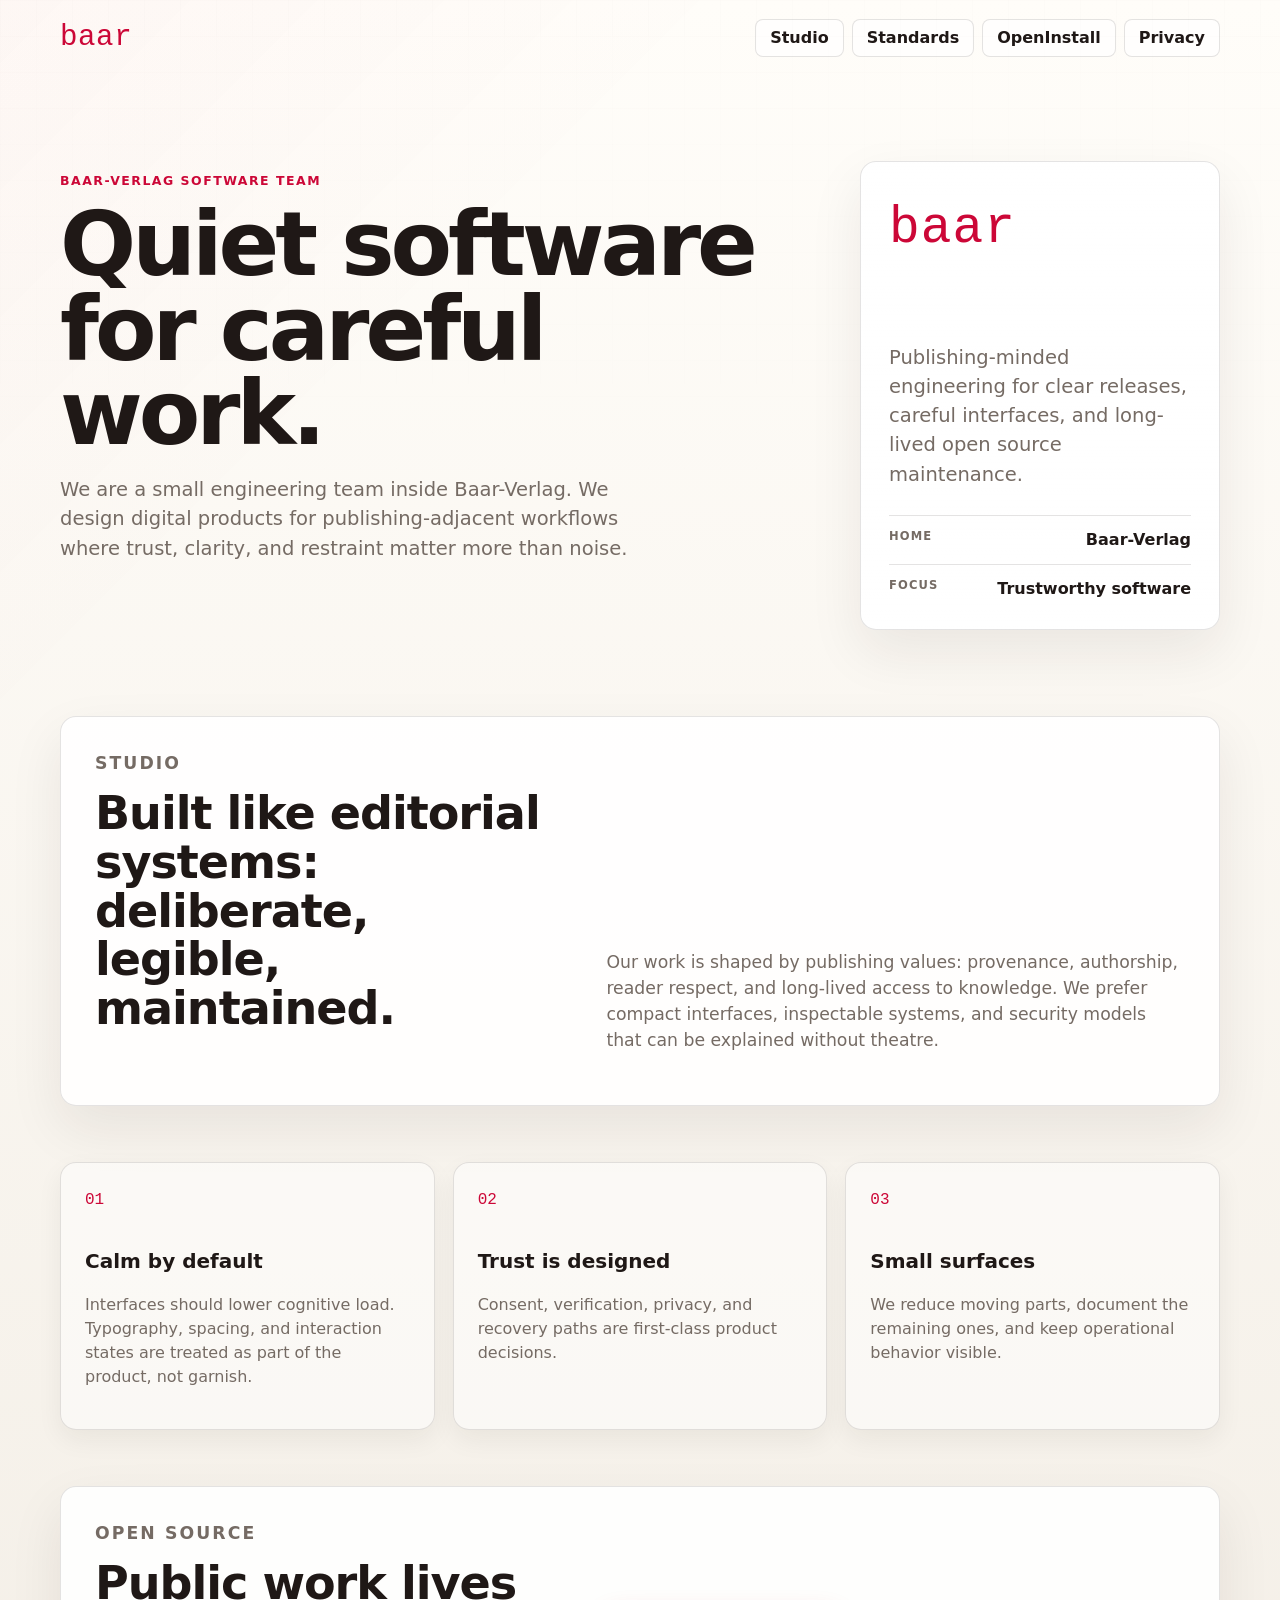
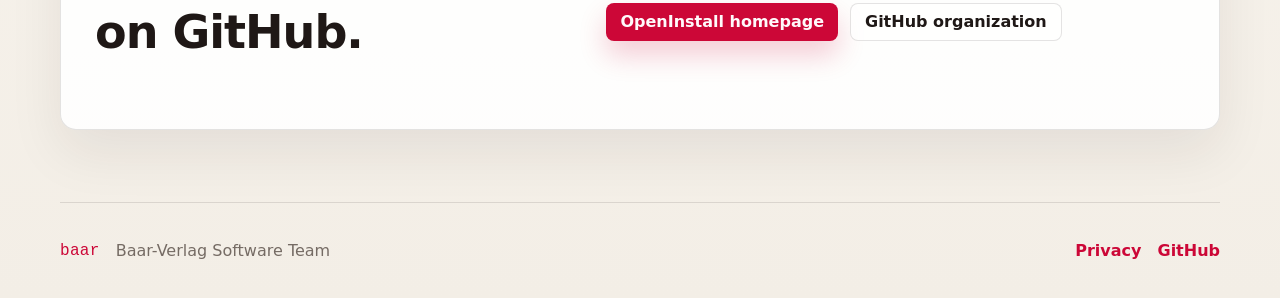
<file: index.html>
<!doctype html>
<html lang="en">
  <head>
    <meta charset="utf-8" />
    <meta name="viewport" content="width=device-width, initial-scale=1" />
    <meta name="color-scheme" content="light" />
    <meta name="theme-color" content="#f7f2e8" />
    <meta
      name="description"
      content="Baar-Verlag Software Team is a small product engineering group building calm, trustworthy software for publishing workflows."
    />
    <meta property="og:title" content="Baar-Verlag Software Team" />
    <meta
      property="og:description"
      content="Calm, trustworthy software from a publishing-minded engineering team."
    />
    <meta property="og:type" content="website" />
    <title>Baar-Verlag Software Team</title>
    <link rel="icon" href="assets/baar-icon.png" />
    <link rel="stylesheet" href="styles.css" />
  </head>
  <body>
    <header class="site-header">
      <a class="brand" href="/" aria-label="Baar-Verlag Software Team home">
        <span class="wordmark">baar</span>
      </a>
      <nav aria-label="Primary navigation">
        <a href="#studio">Studio</a>
        <a href="#standards">Standards</a>
        <a href="openinstall/">OpenInstall</a>
        <a href="privacy.html">Privacy</a>
      </nav>
    </header>

    <main>
      <section class="brand-hero">
        <div class="brand-hero-inner">
          <p class="eyebrow">Baar-Verlag Software Team</p>
          <h1>Quiet software for careful work.</h1>
          <p>
            We are a small engineering team inside Baar-Verlag. We design
            digital products for publishing-adjacent workflows where trust,
            clarity, and restraint matter more than noise.
          </p>
        </div>
        <div class="brand-note" aria-label="Baar-Verlag software principles">
          <span class="wordmark">baar</span>
          <p>Publishing-minded engineering for clear releases, careful interfaces, and long-lived open source maintenance.</p>
          <dl>
            <div>
              <dt>Home</dt>
              <dd>Baar-Verlag</dd>
            </div>
            <div>
              <dt>Focus</dt>
              <dd>Trustworthy software</dd>
            </div>
          </dl>
        </div>
      </section>

      <section id="studio" class="studio-panel">
        <div>
          <p class="eyebrow">Studio</p>
          <h2>Built like editorial systems: deliberate, legible, maintained.</h2>
        </div>
        <p>
          Our work is shaped by publishing values: provenance, authorship,
          reader respect, and long-lived access to knowledge. We prefer compact
          interfaces, inspectable systems, and security models that can be
          explained without theatre.
        </p>
      </section>

      <section id="standards" class="standards-grid">
        <article>
          <span>01</span>
          <h3>Calm by default</h3>
          <p>
            Interfaces should lower cognitive load. Typography, spacing, and
            interaction states are treated as part of the product, not garnish.
          </p>
        </article>
        <article>
          <span>02</span>
          <h3>Trust is designed</h3>
          <p>
            Consent, verification, privacy, and recovery paths are first-class
            product decisions.
          </p>
        </article>
        <article>
          <span>03</span>
          <h3>Small surfaces</h3>
          <p>
            We reduce moving parts, document the remaining ones, and keep
            operational behavior visible.
          </p>
        </article>
      </section>

      <section class="contact-band">
        <div>
          <p class="eyebrow">Open Source</p>
          <h2>Public work lives on GitHub.</h2>
        </div>
        <div class="hero-actions">
          <a class="primary-button" href="openinstall/">OpenInstall homepage</a>
          <a class="ghost-button" href="https://github.com/baar-Software">GitHub organization</a>
        </div>
      </section>
    </main>

    <footer class="site-footer">
      <span class="wordmark">baar</span>
      <span>Baar-Verlag Software Team</span>
      <a href="privacy.html">Privacy</a>
      <a href="https://github.com/baar-Software">GitHub</a>
    </footer>
  </body>
</html>
</file>
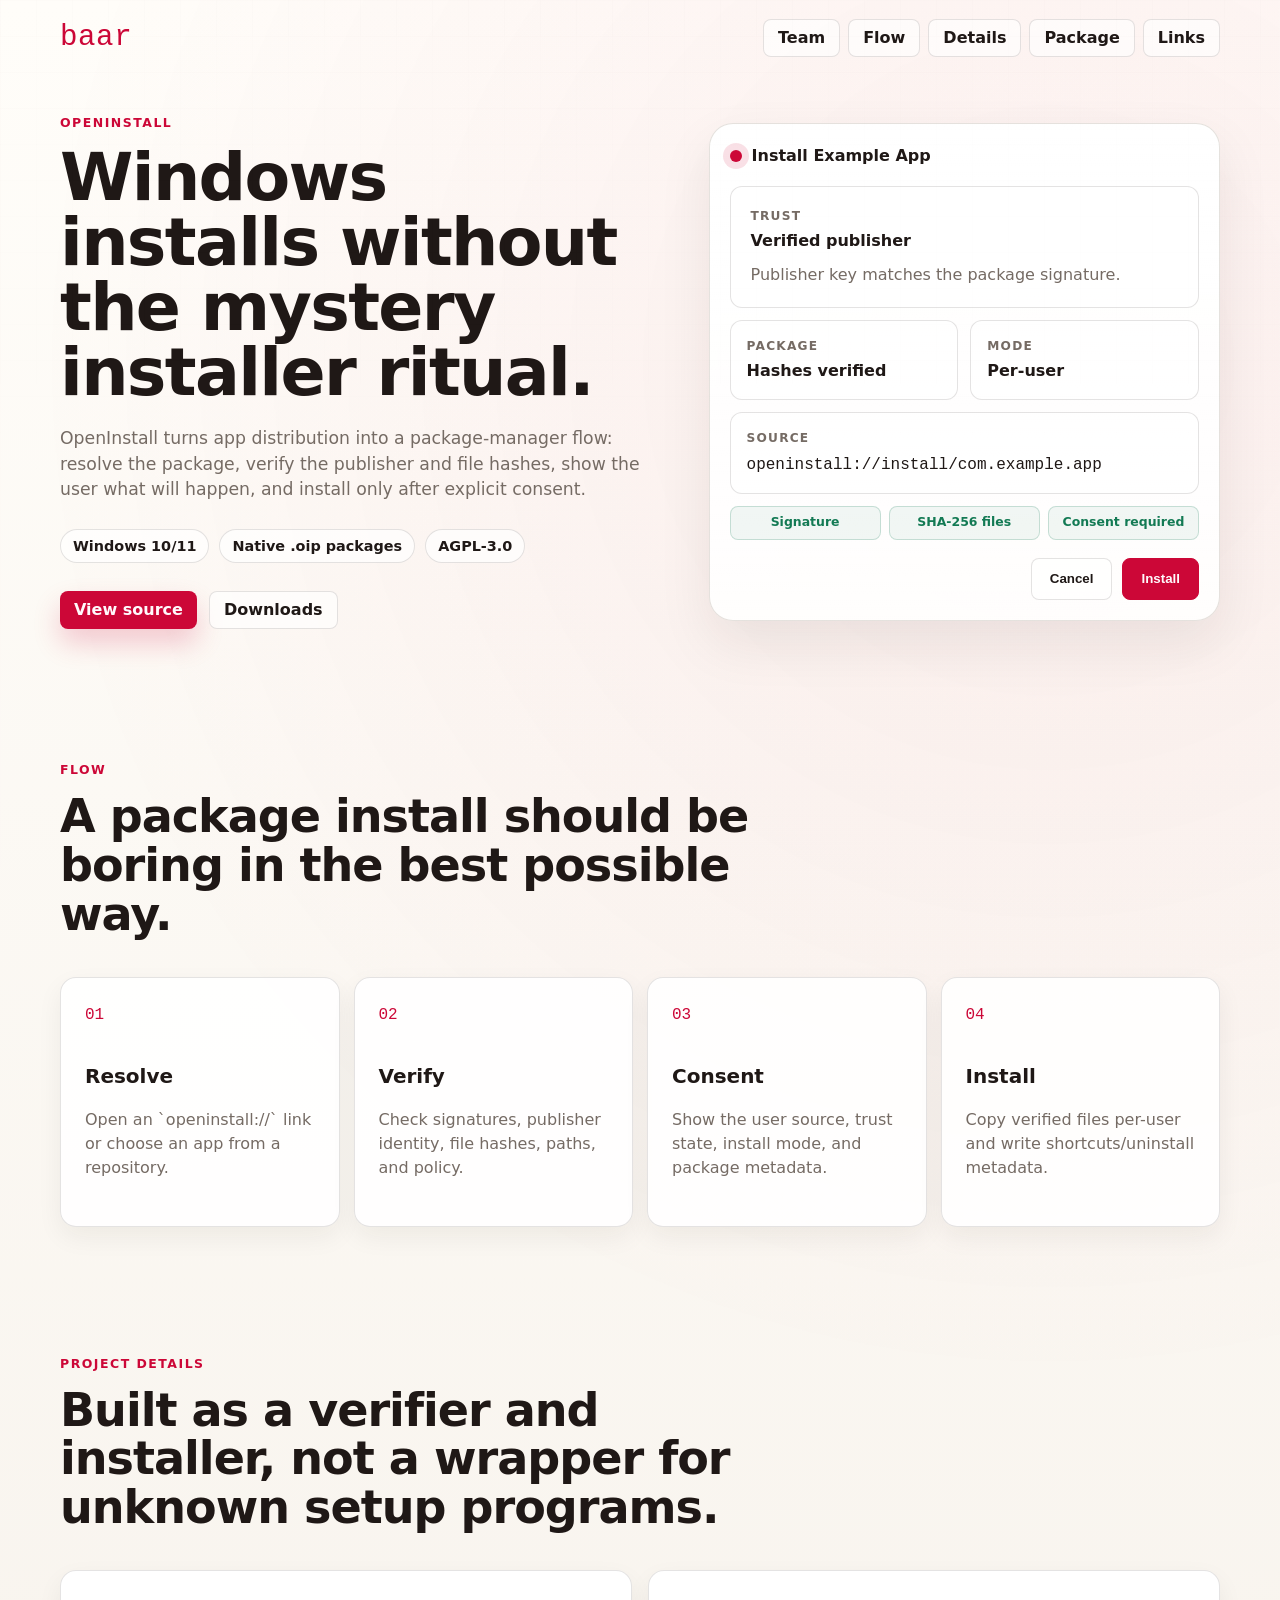
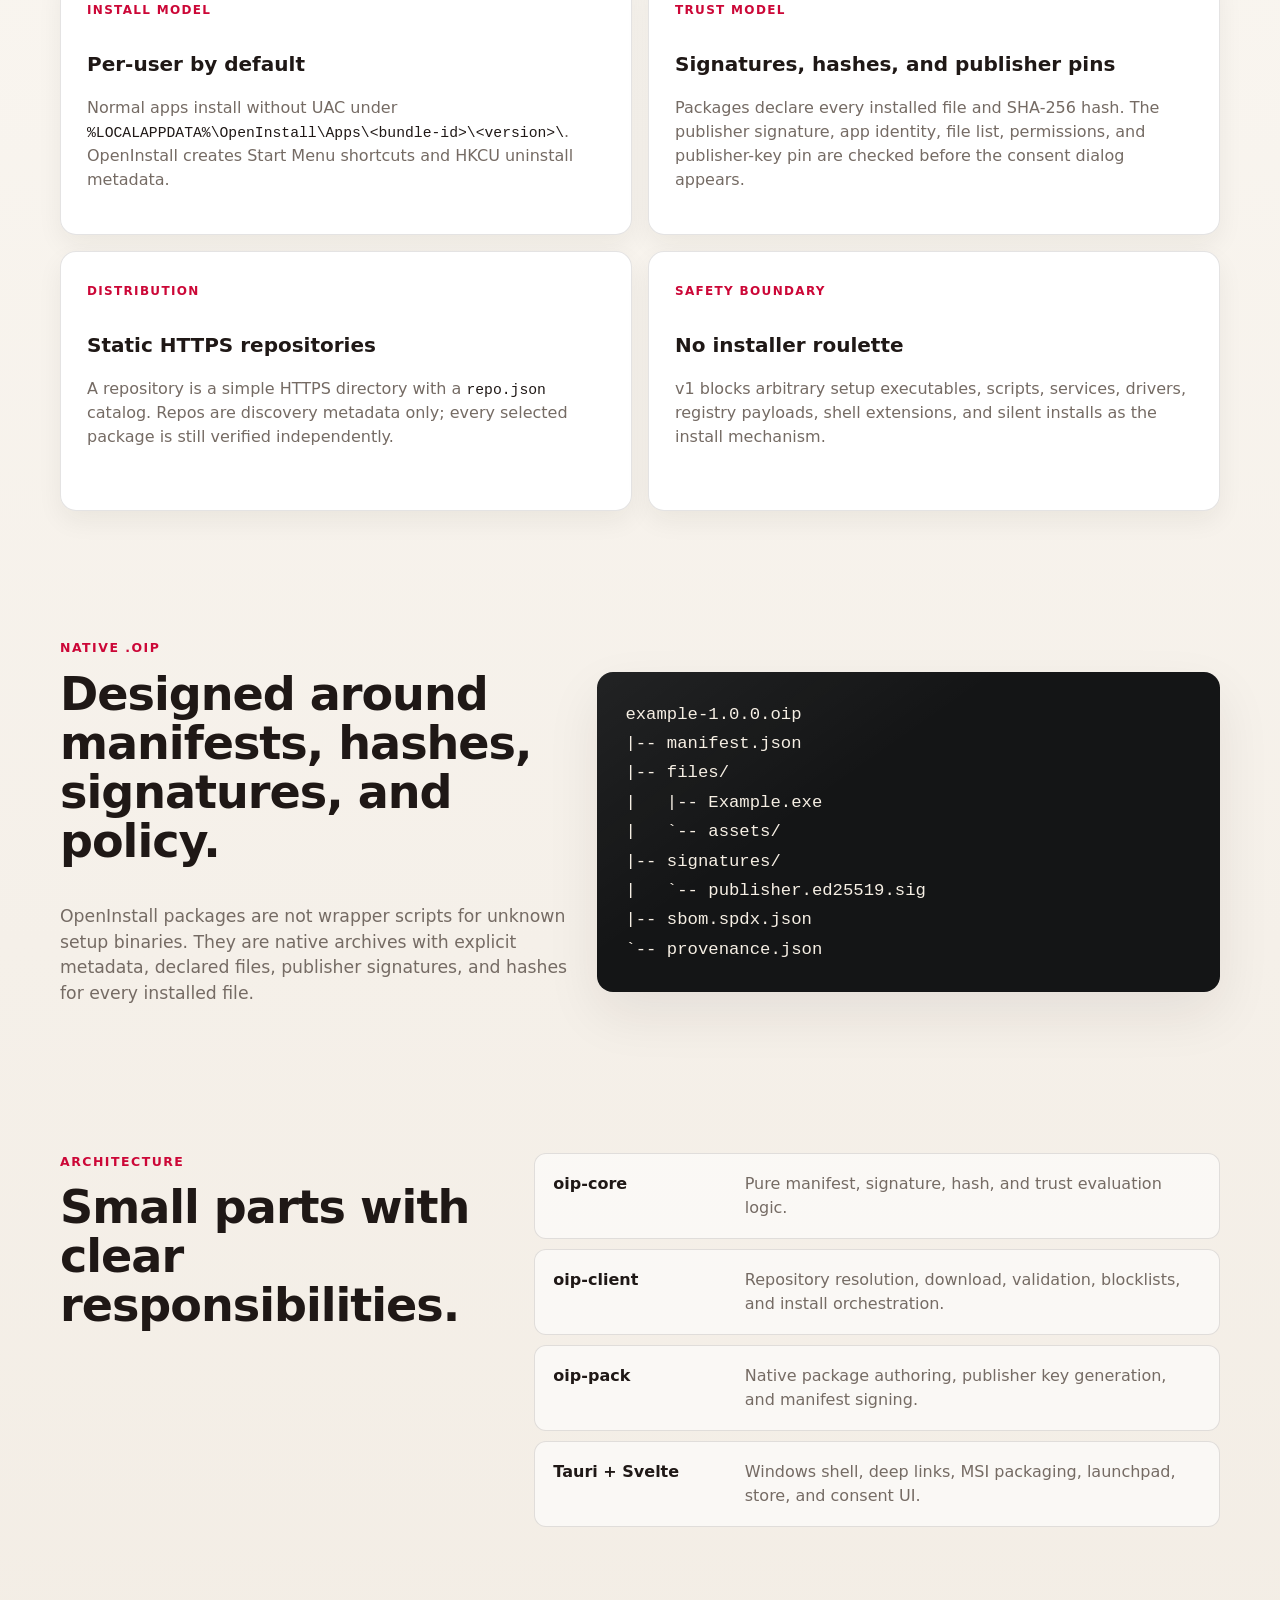
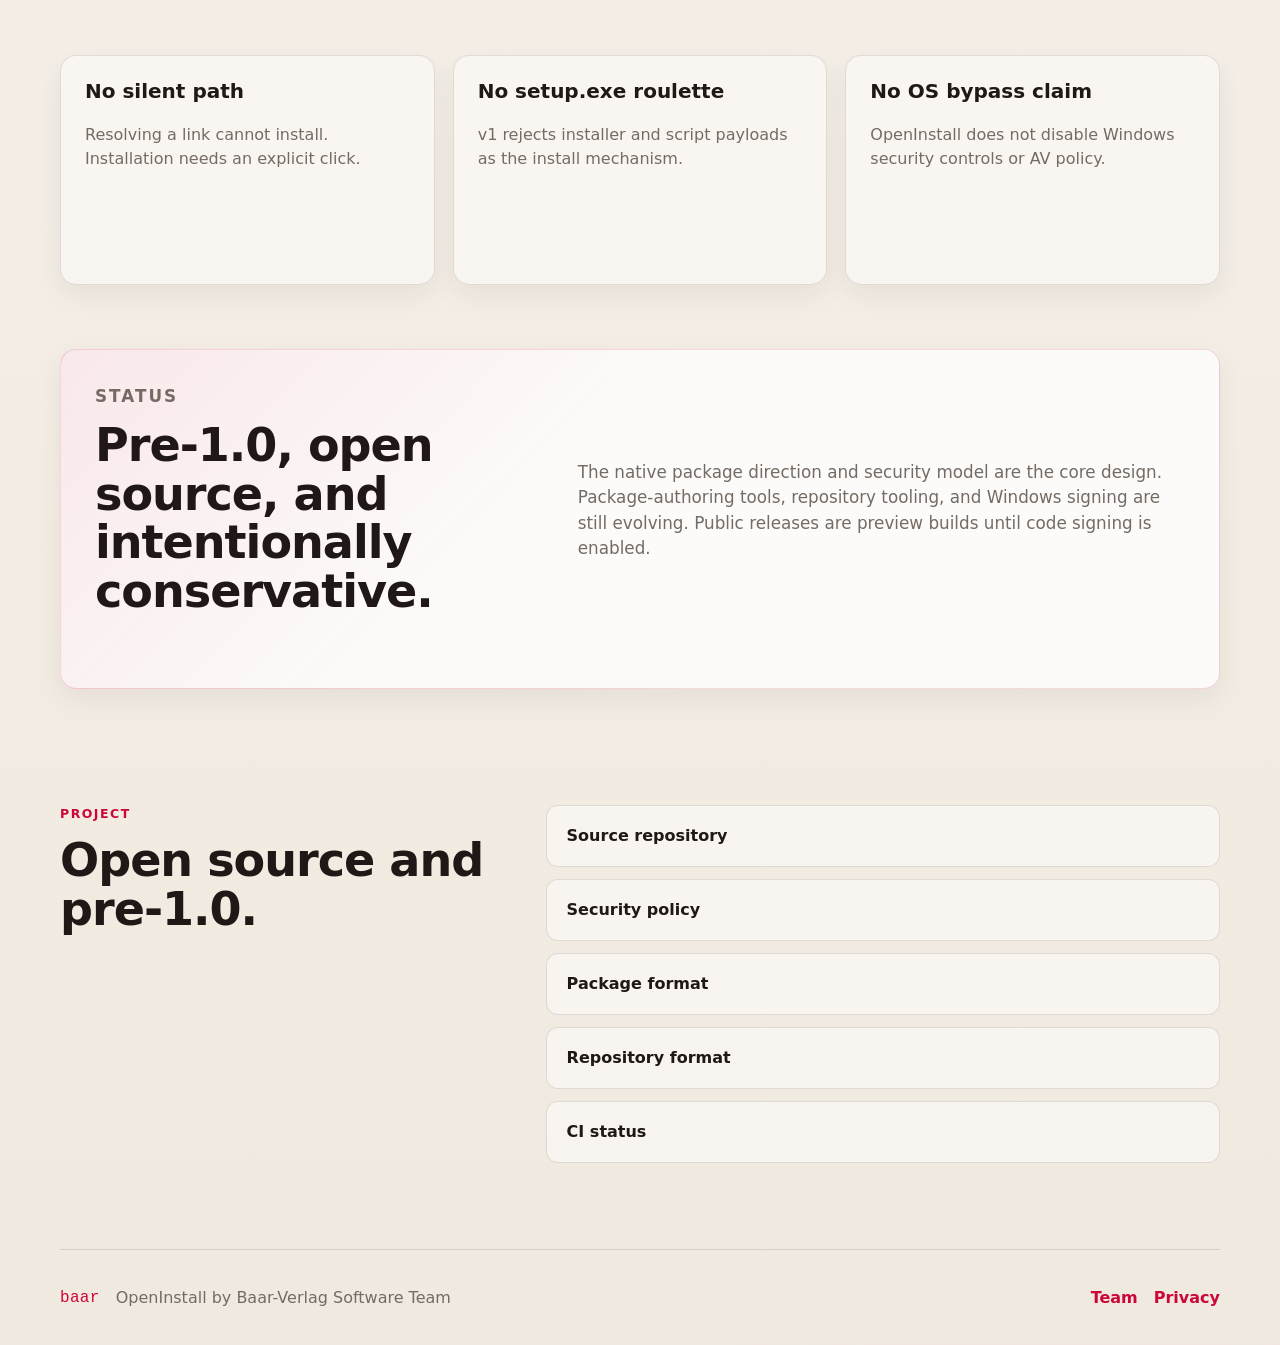
<file: openinstall/index.html>
<!doctype html>
<html lang="en">
  <head>
    <meta charset="utf-8" />
    <meta name="viewport" content="width=device-width, initial-scale=1" />
    <meta name="color-scheme" content="light" />
    <meta name="theme-color" content="#f7f2e8" />
    <meta
      name="description"
      content="OpenInstall is a verify-then-consent Windows app installer for signed .oip packages."
    />
    <meta property="og:title" content="OpenInstall" />
    <meta
      property="og:description"
      content="A cleaner Windows install flow built around package signatures, file hashes, and explicit consent."
    />
    <meta property="og:type" content="website" />
    <title>OpenInstall - Verified Windows app installation</title>
    <link rel="icon" href="../assets/baar-icon.png" />
    <link rel="stylesheet" href="../styles.css" />
  </head>
  <body class="openinstall-page">
    <header class="site-header">
      <a class="brand" href="../" aria-label="Baar-Verlag Software Team home">
        <span class="wordmark">baar</span>
      </a>
      <nav aria-label="Primary navigation">
        <a href="../">Team</a>
        <a href="#flow">Flow</a>
        <a href="#details">Details</a>
        <a href="#package">Package</a>
        <a href="#links">Links</a>
      </nav>
    </header>

    <main>
      <section class="oi-hero">
        <div class="oi-copy">
          <p class="eyebrow">OpenInstall</p>
          <h1>Windows installs without the mystery installer ritual.</h1>
          <p>
            OpenInstall turns app distribution into a package-manager flow:
            resolve the package, verify the publisher and file hashes, show the
            user what will happen, and install only after explicit consent.
          </p>
          <div class="metric-strip" aria-label="OpenInstall project facts">
            <span>Windows 10/11</span>
            <span>Native .oip packages</span>
            <span>AGPL-3.0</span>
          </div>
          <div class="hero-actions">
            <a class="primary-button" href="https://github.com/baar-Software/OpenInstall">View source</a>
            <a class="ghost-button" href="https://github.com/baar-Software/OpenInstall/blob/main/DOWNLOAD.md">Downloads</a>
          </div>
        </div>

        <aside class="consent-preview" aria-label="OpenInstall verification preview">
          <div class="preview-title">
            <span class="status-dot"></span>
            <strong>Install Example App</strong>
          </div>
          <div class="trust-card">
            <span>Trust</span>
            <strong>Verified publisher</strong>
            <p>Publisher key matches the package signature.</p>
          </div>
          <div class="preview-grid">
            <div>
              <span>Package</span>
              <strong>Hashes verified</strong>
            </div>
            <div>
              <span>Mode</span>
              <strong>Per-user</strong>
            </div>
          </div>
          <div class="preview-source">
            <span>Source</span>
            <code>openinstall://install/com.example.app</code>
          </div>
          <div class="preview-checks">
            <span>Signature</span>
            <span>SHA-256 files</span>
            <span>Consent required</span>
          </div>
          <div class="preview-actions">
            <button type="button">Cancel</button>
            <button type="button">Install</button>
          </div>
        </aside>
      </section>

      <section id="flow" class="flow-section">
        <div class="section-heading">
          <p class="eyebrow">Flow</p>
          <h2>A package install should be boring in the best possible way.</h2>
        </div>
        <div class="flow-rail">
          <article>
            <span>01</span>
            <h3>Resolve</h3>
            <p>Open an `openinstall://` link or choose an app from a repository.</p>
          </article>
          <article>
            <span>02</span>
            <h3>Verify</h3>
            <p>Check signatures, publisher identity, file hashes, paths, and policy.</p>
          </article>
          <article>
            <span>03</span>
            <h3>Consent</h3>
            <p>Show the user source, trust state, install mode, and package metadata.</p>
          </article>
          <article>
            <span>04</span>
            <h3>Install</h3>
            <p>Copy verified files per-user and write shortcuts/uninstall metadata.</p>
          </article>
        </div>
      </section>

      <section id="details" class="detail-section">
        <div class="section-heading">
          <p class="eyebrow">Project details</p>
          <h2>Built as a verifier and installer, not a wrapper for unknown setup programs.</h2>
        </div>
        <div class="detail-grid">
          <article>
            <span>Install model</span>
            <h3>Per-user by default</h3>
            <p>
              Normal apps install without UAC under
              <code>%LOCALAPPDATA%\OpenInstall\Apps\&lt;bundle-id&gt;\&lt;version&gt;\</code>.
              OpenInstall creates Start Menu shortcuts and HKCU uninstall metadata.
            </p>
          </article>
          <article>
            <span>Trust model</span>
            <h3>Signatures, hashes, and publisher pins</h3>
            <p>
              Packages declare every installed file and SHA-256 hash. The publisher
              signature, app identity, file list, permissions, and publisher-key pin
              are checked before the consent dialog appears.
            </p>
          </article>
          <article>
            <span>Distribution</span>
            <h3>Static HTTPS repositories</h3>
            <p>
              A repository is a simple HTTPS directory with a <code>repo.json</code>
              catalog. Repos are discovery metadata only; every selected package is
              still verified independently.
            </p>
          </article>
          <article>
            <span>Safety boundary</span>
            <h3>No installer roulette</h3>
            <p>
              v1 blocks arbitrary setup executables, scripts, services, drivers,
              registry payloads, shell extensions, and silent installs as the install
              mechanism.
            </p>
          </article>
        </div>
      </section>

      <section id="package" class="package-section">
        <div class="package-copy">
          <p class="eyebrow">Native .oip</p>
          <h2>Designed around manifests, hashes, signatures, and policy.</h2>
          <p>
            OpenInstall packages are not wrapper scripts for unknown setup
            binaries. They are native archives with explicit metadata, declared
            files, publisher signatures, and hashes for every installed file.
          </p>
        </div>
        <pre class="package-tree"><code>example-1.0.0.oip
|-- manifest.json
|-- files/
|   |-- Example.exe
|   `-- assets/
|-- signatures/
|   `-- publisher.ed25519.sig
|-- sbom.spdx.json
`-- provenance.json</code></pre>
      </section>

      <section class="architecture-section">
        <div>
          <p class="eyebrow">Architecture</p>
          <h2>Small parts with clear responsibilities.</h2>
        </div>
        <div class="architecture-list">
          <article>
            <strong>oip-core</strong>
            <span>Pure manifest, signature, hash, and trust evaluation logic.</span>
          </article>
          <article>
            <strong>oip-client</strong>
            <span>Repository resolution, download, validation, blocklists, and install orchestration.</span>
          </article>
          <article>
            <strong>oip-pack</strong>
            <span>Native package authoring, publisher key generation, and manifest signing.</span>
          </article>
          <article>
            <strong>Tauri + Svelte</strong>
            <span>Windows shell, deep links, MSI packaging, launchpad, store, and consent UI.</span>
          </article>
        </div>
      </section>

      <section class="promise-grid">
        <article>
          <h3>No silent path</h3>
          <p>Resolving a link cannot install. Installation needs an explicit click.</p>
        </article>
        <article>
          <h3>No setup.exe roulette</h3>
          <p>v1 rejects installer and script payloads as the install mechanism.</p>
        </article>
        <article>
          <h3>No OS bypass claim</h3>
          <p>OpenInstall does not disable Windows security controls or AV policy.</p>
        </article>
      </section>

      <section class="status-panel">
        <div>
          <p class="eyebrow">Status</p>
          <h2>Pre-1.0, open source, and intentionally conservative.</h2>
        </div>
        <p>
          The native package direction and security model are the core design.
          Package-authoring tools, repository tooling, and Windows signing are still
          evolving. Public releases are preview builds until code signing is enabled.
        </p>
      </section>

      <section id="links" class="section split">
        <div class="section-heading">
          <p class="eyebrow">Project</p>
          <h2>Open source and pre-1.0.</h2>
        </div>
        <div class="link-list">
          <a href="https://github.com/baar-Software/OpenInstall">Source repository</a>
          <a href="https://github.com/baar-Software/OpenInstall/blob/main/SECURITY.md">Security policy</a>
          <a href="https://github.com/baar-Software/OpenInstall/blob/main/docs/oip-format.md">Package format</a>
          <a href="https://github.com/baar-Software/OpenInstall/blob/main/docs/openinstall-repos.md">Repository format</a>
          <a href="https://github.com/baar-Software/OpenInstall/actions">CI status</a>
        </div>
      </section>
    </main>

    <footer class="site-footer">
      <span class="wordmark">baar</span>
      <span>OpenInstall by Baar-Verlag Software Team</span>
      <a href="../">Team</a>
      <a href="../privacy.html">Privacy</a>
    </footer>
  </body>
</html>
</file>
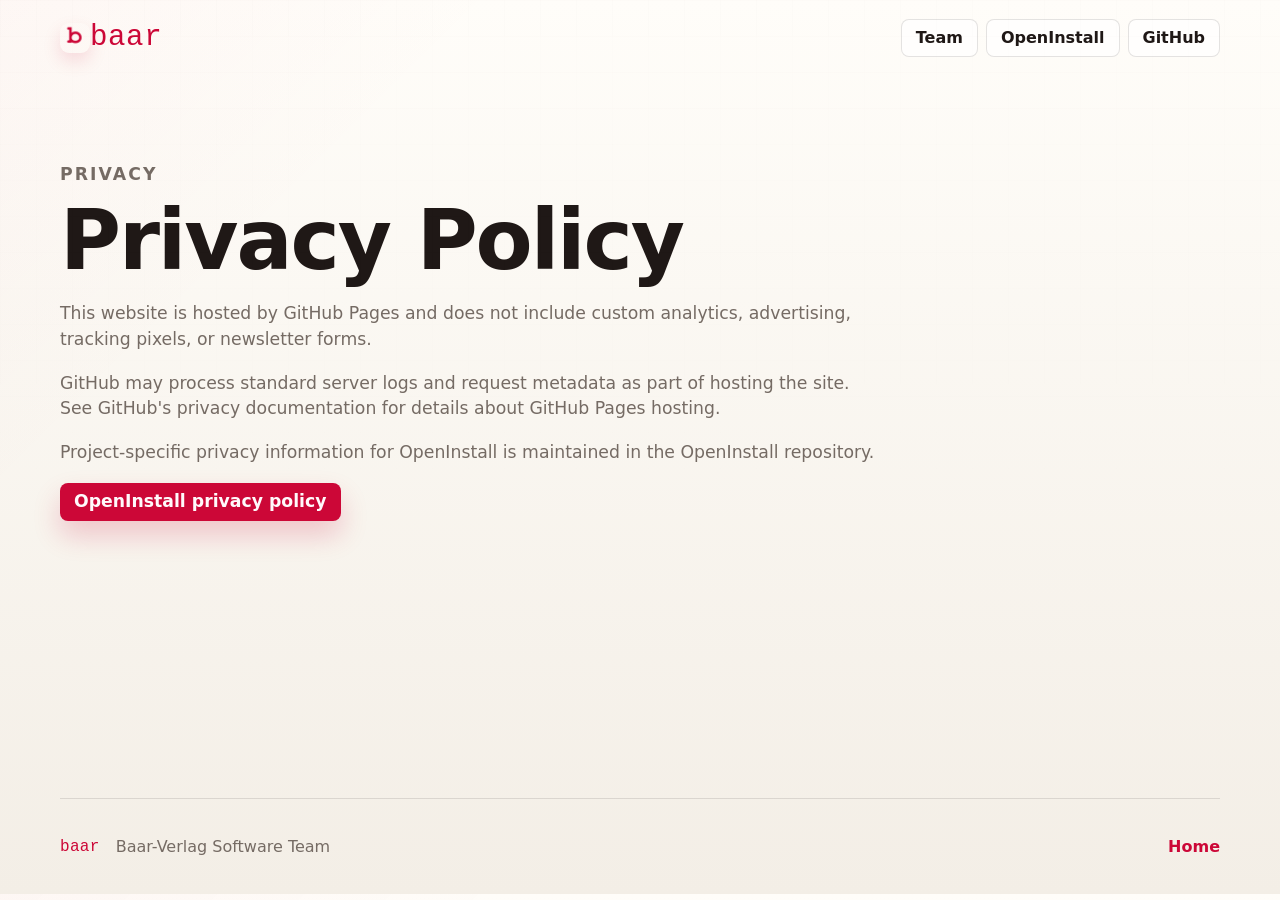
<file: privacy.html>
<!doctype html>
<html lang="en">
  <head>
    <meta charset="utf-8" />
    <meta name="viewport" content="width=device-width, initial-scale=1" />
    <meta name="color-scheme" content="light" />
    <meta name="theme-color" content="#f7f2e8" />
    <meta
      name="description"
      content="Privacy information for the Baar-Verlag Software Team website."
    />
    <title>Privacy - Baar-Verlag Software Team</title>
    <link rel="icon" href="assets/baar-icon.png" />
    <link rel="stylesheet" href="styles.css" />
  </head>
  <body>
    <header class="site-header">
      <a class="brand" href="/" aria-label="Baar-Verlag Software Team home">
        <img src="assets/baar-icon.png" alt="" />
        <span class="wordmark">baar</span>
      </a>
      <nav aria-label="Primary navigation">
        <a href="/">Team</a>
        <a href="/openinstall/">OpenInstall</a>
        <a href="https://github.com/baar-Software">GitHub</a>
      </nav>
    </header>

    <main>
      <section class="section text-page">
        <p class="eyebrow">Privacy</p>
        <h1>Privacy Policy</h1>
        <p>
          This website is hosted by GitHub Pages and does not include custom
          analytics, advertising, tracking pixels, or newsletter forms.
        </p>
        <p>
          GitHub may process standard server logs and request metadata as part
          of hosting the site. See GitHub's privacy documentation for details
          about GitHub Pages hosting.
        </p>
        <p>
          Project-specific privacy information for OpenInstall is maintained in
          the OpenInstall repository.
        </p>
        <p>
          <a class="primary-button" href="https://github.com/baar-Software/OpenInstall/blob/main/PRIVACY.md">
            OpenInstall privacy policy
          </a>
        </p>
      </section>
    </main>

    <footer class="site-footer">
      <span class="wordmark">baar</span>
      <span>Baar-Verlag Software Team</span>
      <a href="/">Home</a>
    </footer>
  </body>
</html>
</file>
<file: styles.css>
:root {
  --paper: #fbfaf8;
  --paper-deep: #f0ebe3;
  --panel: rgba(255, 255, 255, 0.88);
  --panel-strong: rgba(255, 255, 255, 0.96);
  --line: rgba(35, 28, 24, 0.12);
  --text: #4e4641;
  --text-strong: #1f1816;
  --muted: #756b64;
  --accent: #cc0737;
  --accent-dark: #8d1534;
  --success: #137a54;
  --reader-bg: #141516;
  --reader-surface: #111213;
  --reader-page: #f4efe5;
  --shadow: 0 22px 54px rgba(34, 26, 20, 0.08);
  --shadow-soft: 0 10px 26px rgba(34, 26, 20, 0.06);
  --radius-lg: 16px;
  --radius-md: 12px;
  --radius-sm: 8px;
  --ease: cubic-bezier(0.22, 0.61, 0.36, 1);
  color: var(--text);
  background:
    linear-gradient(135deg, rgba(204, 7, 55, 0.025), transparent 24%),
    linear-gradient(180deg, #fffdf9 0%, #f3eee6 100%);
  font-family: "Segoe UI", "Helvetica Neue", system-ui, sans-serif;
  line-height: 1.5;
  font-weight: 400;
  text-rendering: optimizeLegibility;
  -webkit-font-smoothing: antialiased;
  -moz-osx-font-smoothing: grayscale;
}

* {
  box-sizing: border-box;
}

html {
  scroll-behavior: smooth;
}

body {
  min-width: 320px;
  margin: 0;
  color: var(--text);
  background:
    linear-gradient(135deg, rgba(204, 7, 55, 0.025), transparent 24%),
    linear-gradient(180deg, #fffdf9 0%, #f3eee6 100%);
  overflow-x: hidden;
}

body::before {
  content: "";
  position: fixed;
  inset: 0;
  pointer-events: none;
  background:
    linear-gradient(rgba(56, 41, 31, 0.025) 1px, transparent 1px),
    linear-gradient(90deg, rgba(56, 41, 31, 0.018) 1px, transparent 1px);
  background-size: 36px 36px;
  mask-image: linear-gradient(to bottom, rgba(0, 0, 0, 0.32), transparent 62%);
}

a {
  color: inherit;
}

:focus-visible {
  outline: 2px solid var(--accent);
  outline-offset: 3px;
  border-radius: 8px;
}

.site-header,
.site-footer {
  width: min(1160px, calc(100% - 40px));
  margin: 0 auto;
}

.site-header {
  min-height: 76px;
  display: flex;
  align-items: center;
  justify-content: space-between;
  gap: 24px;
}

.brand {
  display: inline-flex;
  align-items: center;
  color: var(--accent);
  text-decoration: none;
}

.brand img {
  width: 30px;
  height: 30px;
  border-radius: 9px;
  box-shadow: 0 8px 18px rgba(204, 7, 55, 0.13);
}

.wordmark {
  font-family: "Courier New", Courier, monospace;
  font-weight: 400;
  letter-spacing: 0.02em;
  color: var(--accent);
}

.brand .wordmark {
  font-size: 1.82rem;
}

nav {
  display: flex;
  align-items: center;
  gap: 8px;
  flex-wrap: wrap;
  justify-content: flex-end;
}

nav a,
.ghost-button,
.primary-button {
  border-radius: var(--radius-sm);
  text-decoration: none;
  display: inline-flex;
  align-items: center;
  justify-content: center;
  min-height: 38px;
  padding: 0 14px;
  font-weight: 700;
  transition:
    transform 140ms var(--ease),
    box-shadow 140ms var(--ease),
    background 140ms var(--ease);
}

nav a,
.ghost-button {
  color: var(--text-strong);
  border: 1px solid var(--line);
  background: rgba(255, 255, 255, 0.64);
}

.primary-button {
  color: #fff9fb;
  background: var(--accent);
  box-shadow: 0 14px 28px rgba(204, 7, 55, 0.2);
}

nav a:hover,
.ghost-button:hover,
.primary-button:hover {
  transform: translateY(-1px);
  box-shadow: var(--shadow-soft);
}

main {
  width: min(1160px, calc(100% - 40px));
  margin: 0 auto;
}

.hero {
  min-height: calc(100vh - 82px);
  display: grid;
  grid-template-columns: minmax(0, 1.04fr) minmax(360px, 0.96fr);
  align-items: center;
  gap: 34px;
  padding: 34px 0 70px;
}

.product-hero {
  min-height: 680px;
}

.hero-copy {
  max-width: 680px;
}

.eyebrow {
  margin: 0 0 12px;
  color: var(--accent);
  font-weight: 800;
  text-transform: uppercase;
  font-size: 0.78rem;
  letter-spacing: 0.12em;
}

h1,
h2,
h3,
p {
  margin-top: 0;
}

h1 {
  margin-bottom: 20px;
  color: var(--text-strong);
  font-size: clamp(3rem, 5.6vw, 5.4rem);
  line-height: 0.98;
  letter-spacing: -0.025em;
}

h2 {
  color: var(--text-strong);
  font-size: clamp(2rem, 3.6vw, 3.1rem);
  line-height: 1.06;
  letter-spacing: -0.022em;
}

h3 {
  color: var(--text-strong);
  font-size: 1.25rem;
  line-height: 1.15;
}

.hero-copy > p:not(.eyebrow) {
  max-width: 40rem;
  color: var(--muted);
  font-size: 1.13rem;
}

.hero-actions,
.card-actions {
  display: flex;
  align-items: center;
  gap: 12px;
  flex-wrap: wrap;
  margin-top: 28px;
}

.reader-card,
.install-panel,
.product-card,
.principles article {
  background: var(--panel);
  border: 1px solid var(--line);
  border-radius: var(--radius-lg);
  box-shadow: var(--shadow);
  backdrop-filter: blur(14px);
}

.reader-card {
  overflow: hidden;
  padding: 16px;
  background: var(--reader-bg);
}

.reader-top {
  display: flex;
  gap: 7px;
  padding: 8px 8px 14px;
}

.reader-top span {
  width: 11px;
  height: 11px;
  border-radius: 50%;
  background: rgba(255, 255, 255, 0.22);
}

.reader-spread {
  display: grid;
  grid-template-columns: 1fr 1fr;
  gap: 10px;
  min-height: 420px;
}

.reader-spread article {
  display: flex;
  flex-direction: column;
  justify-content: flex-end;
  min-height: 420px;
  padding: 28px;
  border-radius: 18px;
  background:
    linear-gradient(145deg, rgba(255, 255, 255, 0.55), transparent 44%),
    var(--reader-page);
  color: var(--text);
}

.reader-spread h2 {
  font-size: 2.1rem;
}

.page-label {
  margin-bottom: auto;
  color: var(--accent);
  font-family: "Courier New", Courier, monospace;
}

.section {
  padding: 86px 0;
}

.section-heading {
  max-width: 720px;
  margin-bottom: 28px;
}

.product-grid {
  display: grid;
  grid-template-columns: repeat(3, minmax(0, 1fr));
  gap: 18px;
}

.product-card {
  min-height: 310px;
  padding: 28px;
  display: flex;
  flex-direction: column;
  justify-content: space-between;
}

.product-card.featured {
  grid-column: span 2;
  background: var(--panel-strong);
}

.product-card p,
.principles p {
  color: var(--muted);
}

.split {
  display: grid;
  grid-template-columns: minmax(260px, 0.8fr) minmax(0, 1.2fr);
  gap: 36px;
  align-items: start;
}

.principles {
  display: grid;
  gap: 14px;
}

.principles article {
  padding: 24px;
}

.install-panel {
  padding: 24px;
  display: grid;
  gap: 12px;
}

.check-line {
  display: grid;
  gap: 4px;
  padding: 18px;
  border-radius: var(--radius-md);
  background: rgba(255, 255, 255, 0.5);
  border: 1px solid rgba(95, 75, 50, 0.08);
}

.check-line span {
  color: var(--muted);
  font-size: 0.78rem;
  font-weight: 800;
  text-transform: uppercase;
  letter-spacing: 0.1em;
}

.check-line strong {
  color: var(--text-strong);
  font-size: 1.05rem;
}

.terminal-card {
  margin-top: 10px;
  padding: 22px;
  color: #f6efe4;
  background: var(--reader-bg);
  border-radius: var(--radius-md);
  overflow-wrap: anywhere;
}

.terminal-card code {
  font-family: "Cascadia Code", "Courier New", monospace;
}

.link-list {
  display: grid;
  gap: 12px;
}

.link-list a {
  padding: 18px 20px;
  color: var(--text-strong);
  text-decoration: none;
  border: 1px solid var(--line);
  border-radius: var(--radius-md);
  background: rgba(255, 255, 255, 0.48);
  font-weight: 750;
}

.site-footer {
  min-height: 96px;
  display: flex;
  align-items: center;
  gap: 16px;
  flex-wrap: wrap;
  color: var(--muted);
  border-top: 1px solid var(--line);
}

.site-footer a {
  color: var(--accent);
  font-weight: 700;
  text-decoration: none;
}

.site-footer a:first-of-type {
  margin-left: auto;
}

.brand-hero {
  min-height: min(640px, calc(100vh - 76px));
  display: grid;
  grid-template-columns: minmax(0, 1fr) minmax(300px, 360px);
  align-items: center;
  gap: 58px;
  padding: 48px 0 86px;
  position: relative;
}

.brand-hero-inner {
  max-width: 760px;
  position: relative;
  z-index: 1;
}

.brand-hero h1 {
  max-width: 760px;
  font-size: clamp(3.25rem, 7vw, 6.6rem);
  line-height: 0.94;
  letter-spacing: -0.045em;
}

.brand-hero p:not(.eyebrow) {
  max-width: 610px;
  color: var(--muted);
  font-size: clamp(1.05rem, 1.6vw, 1.22rem);
}

.brand-note {
  align-self: end;
  min-width: 0;
  padding: 28px;
  border: 1px solid var(--line);
  border-radius: var(--radius-lg);
  background:
    linear-gradient(180deg, rgba(255, 255, 255, 0.58), transparent),
    var(--panel-strong);
  box-shadow: var(--shadow);
}

.brand-note .wordmark {
  display: block;
  margin-bottom: 76px;
  font-size: 3.2rem;
}

.brand-note p {
  margin-bottom: 26px;
  color: var(--text-strong);
  font-size: 1.05rem;
  overflow-wrap: anywhere;
}

.brand-note dl {
  display: grid;
  gap: 12px;
  margin: 0;
}

.brand-note div {
  display: flex;
  justify-content: space-between;
  gap: 18px;
  padding-top: 12px;
  border-top: 1px solid var(--line);
  min-width: 0;
}

.brand-note dt {
  color: var(--muted);
  font-weight: 800;
  text-transform: uppercase;
  font-size: 0.72rem;
  letter-spacing: 0.1em;
  flex: 0 0 auto;
}

.brand-note dd {
  margin: 0;
  color: var(--text-strong);
  font-weight: 750;
  text-align: right;
  min-width: 0;
  overflow-wrap: anywhere;
}

.studio-panel,
.contact-band {
  display: grid;
  grid-template-columns: minmax(260px, 0.9fr) minmax(0, 1.1fr);
  gap: 38px;
  align-items: end;
  padding: 34px;
  border: 1px solid var(--line);
  border-radius: var(--radius-lg);
  background: var(--panel);
  box-shadow: var(--shadow);
}

.studio-panel p,
.contact-band p {
  color: var(--muted);
  font-size: 1.08rem;
}

.standards-grid {
  display: grid;
  grid-template-columns: repeat(3, minmax(0, 1fr));
  gap: 18px;
  padding: 56px 0;
}

.standards-grid article,
.promise-grid article {
  min-height: 230px;
  padding: 24px;
  border: 1px solid var(--line);
  border-radius: var(--radius-lg);
  background: rgba(255, 255, 255, 0.48);
  box-shadow: var(--shadow-soft);
}

.standards-grid span,
.flow-rail span {
  display: inline-flex;
  margin-bottom: 38px;
  color: var(--accent);
  font-family: "Courier New", Courier, monospace;
}

.standards-grid p,
.promise-grid p {
  color: var(--muted);
}

.contact-band {
  margin-bottom: 72px;
  align-items: center;
}

.openinstall-page {
  background:
    radial-gradient(circle at 82% 8%, rgba(204, 7, 55, 0.055), transparent 24%),
    linear-gradient(180deg, #fffdf9 0%, #f5f0e9 56%, #f0e9df 100%);
}

.oi-hero {
  min-height: min(600px, calc(100vh - 76px));
  display: grid;
  grid-template-columns: minmax(0, 0.95fr) minmax(360px, 0.82fr);
  align-items: center;
  gap: 56px;
  padding: 38px 0 68px;
}

.oi-copy h1 {
  max-width: 720px;
  font-size: clamp(3.1rem, 5.2vw, 5.05rem);
  line-height: 0.98;
}

.oi-copy p:not(.eyebrow) {
  max-width: 40rem;
  color: var(--muted);
  font-size: 1.08rem;
}

.metric-strip {
  display: flex;
  flex-wrap: wrap;
  gap: 10px;
  margin-top: 26px;
}

.metric-strip span {
  display: inline-flex;
  align-items: center;
  min-height: 34px;
  padding: 0 12px;
  color: var(--text-strong);
  border: 1px solid var(--line);
  border-radius: 999px;
  background: rgba(255, 255, 255, 0.68);
  font-size: 0.9rem;
  font-weight: 750;
}

.consent-preview {
  padding: 20px;
  border: 1px solid rgba(95, 75, 50, 0.16);
  border-radius: 24px;
  background:
    linear-gradient(180deg, rgba(255, 255, 255, 0.86), transparent),
    var(--panel);
  box-shadow: var(--shadow);
}

.preview-title {
  display: flex;
  align-items: center;
  gap: 10px;
  padding-bottom: 18px;
  color: var(--text-strong);
}

.status-dot {
  width: 12px;
  height: 12px;
  border-radius: 50%;
  background: var(--accent);
  box-shadow: 0 0 0 7px rgba(204, 7, 55, 0.12);
}

.trust-card,
.preview-grid > div,
.preview-source {
  border: 1px solid var(--line);
  border-radius: var(--radius-md);
  background: rgba(255, 255, 255, 0.55);
}

.trust-card {
  padding: 20px;
}

.trust-card span,
.preview-grid span,
.preview-source span {
  display: block;
  margin-bottom: 4px;
  color: var(--muted);
  font-size: 0.76rem;
  font-weight: 800;
  letter-spacing: 0.1em;
  text-transform: uppercase;
}

.trust-card strong,
.preview-grid strong {
  color: var(--text-strong);
}

.trust-card p {
  margin: 10px 0 0;
  color: var(--muted);
}

.preview-grid {
  display: grid;
  grid-template-columns: 1fr 1fr;
  gap: 12px;
  margin-top: 12px;
}

.preview-grid > div,
.preview-source {
  padding: 16px;
}

.preview-source {
  margin-top: 12px;
  overflow-wrap: anywhere;
}

.preview-source code {
  color: var(--text-strong);
  font-family: "Cascadia Code", "Courier New", monospace;
}

.preview-actions {
  display: flex;
  justify-content: flex-end;
  gap: 10px;
  margin-top: 18px;
}

.preview-actions button {
  min-height: 42px;
  padding: 0 18px;
  border: 1px solid var(--line);
  border-radius: var(--radius-sm);
  background: rgba(255, 255, 255, 0.55);
  color: var(--text-strong);
  font-weight: 800;
}

.preview-actions button:last-child {
  border-color: var(--accent);
  background: var(--accent);
  color: #fff9fb;
}

.preview-checks {
  display: grid;
  grid-template-columns: repeat(3, minmax(0, 1fr));
  gap: 8px;
  margin-top: 12px;
}

.preview-checks span {
  min-height: 34px;
  display: inline-flex;
  align-items: center;
  justify-content: center;
  padding: 0 8px;
  color: var(--success);
  border: 1px solid rgba(19, 122, 84, 0.2);
  border-radius: var(--radius-sm);
  background: rgba(19, 122, 84, 0.06);
  font-size: 0.78rem;
  font-weight: 800;
  text-align: center;
}

.flow-section,
.package-section,
.promise-grid,
.detail-section,
.architecture-section {
  padding: 64px 0;
}

.flow-rail {
  display: grid;
  grid-template-columns: repeat(4, minmax(0, 1fr));
  gap: 14px;
}

.flow-rail article {
  min-height: 250px;
  padding: 24px;
  border: 1px solid var(--line);
  border-radius: var(--radius-lg);
  background: var(--panel);
  box-shadow: var(--shadow-soft);
}

.detail-grid {
  display: grid;
  grid-template-columns: repeat(2, minmax(0, 1fr));
  gap: 16px;
}

.detail-grid article {
  min-height: 260px;
  padding: 26px;
  border: 1px solid var(--line);
  border-radius: var(--radius-lg);
  background: var(--panel-strong);
  box-shadow: var(--shadow-soft);
}

.detail-grid span {
  display: inline-flex;
  margin-bottom: 34px;
  color: var(--accent);
  font-size: 0.75rem;
  font-weight: 850;
  letter-spacing: 0.11em;
  text-transform: uppercase;
}

.detail-grid p {
  color: var(--muted);
}

.detail-grid code {
  color: var(--text-strong);
  font-family: "Cascadia Code", "Courier New", monospace;
  font-size: 0.92em;
  overflow-wrap: anywhere;
}

.flow-rail p {
  color: var(--muted);
}

.package-section {
  display: grid;
  grid-template-columns: minmax(0, 0.9fr) minmax(360px, 1.1fr);
  gap: 28px;
  align-items: center;
}

.architecture-section {
  display: grid;
  grid-template-columns: minmax(260px, 0.78fr) minmax(0, 1.22fr);
  gap: 36px;
  align-items: start;
}

.architecture-list {
  display: grid;
  gap: 10px;
}

.architecture-list article {
  display: grid;
  grid-template-columns: minmax(120px, 0.38fr) minmax(0, 1fr);
  gap: 18px;
  align-items: start;
  padding: 18px;
  border: 1px solid var(--line);
  border-radius: var(--radius-md);
  background: rgba(255, 255, 255, 0.58);
}

.architecture-list strong {
  color: var(--text-strong);
}

.architecture-list span {
  color: var(--muted);
}

.package-copy p:not(.eyebrow) {
  color: var(--muted);
  font-size: 1.08rem;
}

.package-tree {
  margin: 0;
  padding: 28px;
  color: #f6efe4;
  background:
    linear-gradient(145deg, rgba(255, 255, 255, 0.06), transparent 38%),
    var(--reader-bg);
  border-radius: var(--radius-lg);
  box-shadow: var(--shadow);
  overflow: auto;
}

.package-tree code {
  font-family: "Cascadia Code", "Courier New", monospace;
  font-size: clamp(0.92rem, 1.6vw, 1.08rem);
  line-height: 1.7;
}

.promise-grid {
  display: grid;
  grid-template-columns: repeat(3, minmax(0, 1fr));
  gap: 18px;
}

.status-panel {
  display: grid;
  grid-template-columns: minmax(260px, 0.85fr) minmax(0, 1.15fr);
  gap: 34px;
  align-items: center;
  margin: 0 0 30px;
  padding: 34px;
  border: 1px solid rgba(204, 7, 55, 0.16);
  border-radius: var(--radius-lg);
  background:
    linear-gradient(135deg, rgba(204, 7, 55, 0.08), transparent 42%),
    rgba(255, 255, 255, 0.78);
  box-shadow: var(--shadow-soft);
}

.status-panel p {
  color: var(--muted);
  font-size: 1.05rem;
}

.text-page {
  max-width: 820px;
  min-height: calc(100vh - 178px);
}

.text-page h1 {
  font-size: clamp(3rem, 8vw, 5.2rem);
}

.text-page p {
  color: var(--muted);
  font-size: 1.08rem;
}

@media (max-width: 880px) {
  .site-header {
    align-items: flex-start;
    flex-direction: column;
    padding: 18px 0;
  }

  nav {
    justify-content: flex-start;
    width: 100%;
  }

  .hero,
  .split,
  .oi-hero,
  .brand-hero,
  .studio-panel,
  .contact-band,
  .package-section,
  .architecture-section,
  .status-panel {
    grid-template-columns: 1fr;
  }

  .hero {
    min-height: auto;
    padding-top: 42px;
  }

  .product-grid,
  .standards-grid,
  .flow-rail,
  .promise-grid,
  .detail-grid {
    grid-template-columns: 1fr;
  }

  .product-card.featured {
    grid-column: auto;
  }

  .brand-hero {
    min-height: auto;
    gap: 28px;
    padding: 42px 0 64px;
  }

  .brand-note {
    align-self: auto;
  }

  .brand-note .wordmark {
    margin-bottom: 34px;
  }

  .oi-hero {
    min-height: auto;
    gap: 28px;
    padding: 42px 0 64px;
  }

  .architecture-list article {
    grid-template-columns: 1fr;
    gap: 6px;
  }
}

@media (max-width: 560px) {
  .site-header,
  .site-footer,
  main {
    width: calc(100vw - 64px);
    max-width: calc(100vw - 64px);
    margin-left: auto;
    margin-right: auto;
  }

  h1 {
    font-size: 2.15rem;
  }

  .brand-hero h1,
  .oi-copy h1 {
    max-width: 9.5em;
    font-size: 2.32rem;
    line-height: 1.02;
    letter-spacing: -0.02em;
  }

  .brand-hero-inner,
  .oi-copy,
  .brand-note,
  .consent-preview,
  .hero-actions,
  .metric-strip {
    width: 100%;
    max-width: 100%;
  }

  .brand-hero p:not(.eyebrow),
  .oi-copy p:not(.eyebrow),
  .brand-note p {
    max-width: min(100%, 19.5rem);
    font-size: 0.98rem;
    line-height: 1.55;
  }

  .oi-copy h1 {
    max-width: 8.4em;
  }

  .brand-note div {
    align-items: flex-start;
    flex-direction: column;
    gap: 4px;
  }

  .brand-note dd {
    text-align: left;
  }

  .reader-spread {
    grid-template-columns: 1fr;
  }

  .reader-spread article {
    min-height: 280px;
  }

  nav a,
  .primary-button,
  .ghost-button {
    width: 100%;
  }

  .site-footer a {
    margin-left: 0;
  }

  .site-footer a:first-of-type {
    margin-left: 0;
  }

  .studio-panel,
  .contact-band,
  .consent-preview,
  .status-panel {
    padding: 22px;
  }

  .preview-grid,
  .preview-checks {
    grid-template-columns: 1fr;
  }

  .detail-section,
  .architecture-section,
  .flow-section,
  .package-section,
  .promise-grid {
    padding: 48px 0;
  }

  .metric-strip {
    display: grid;
    grid-template-columns: 1fr;
  }

  .metric-strip span {
    justify-content: center;
  }
}
</file>
